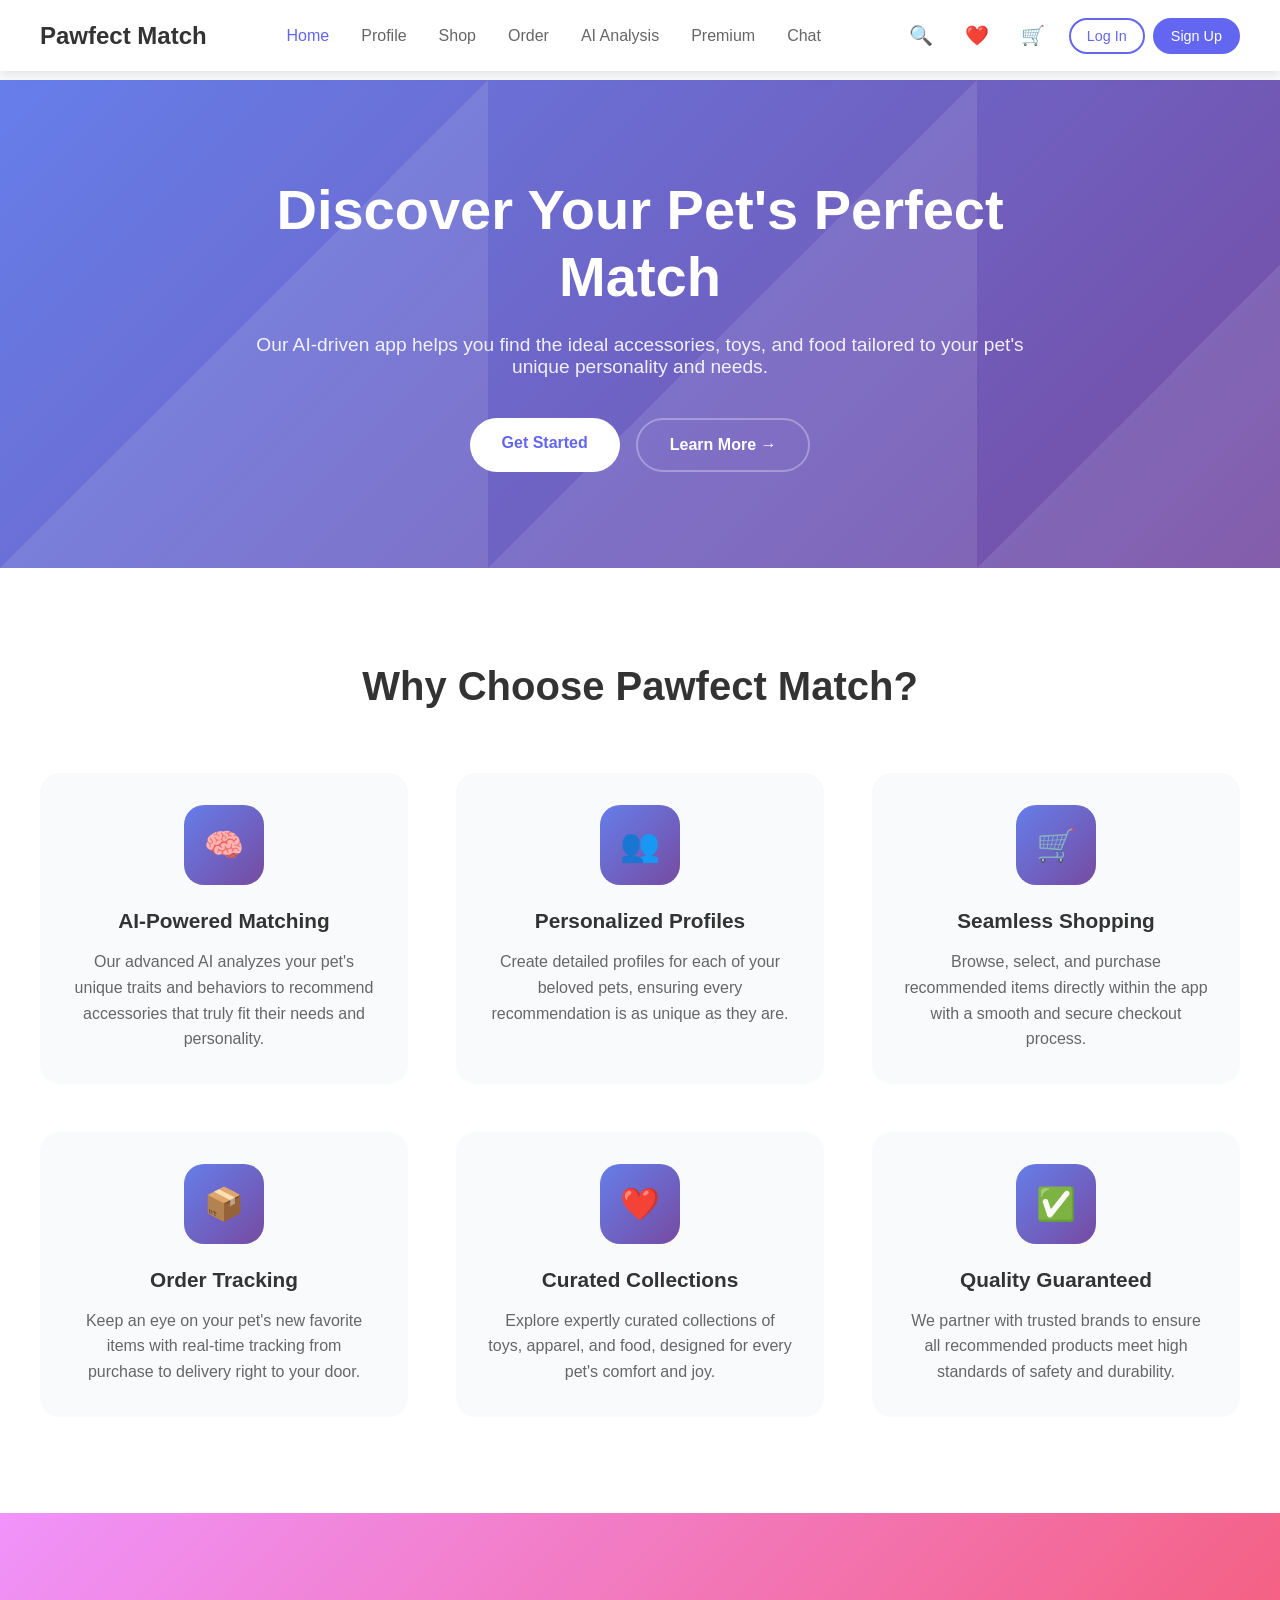
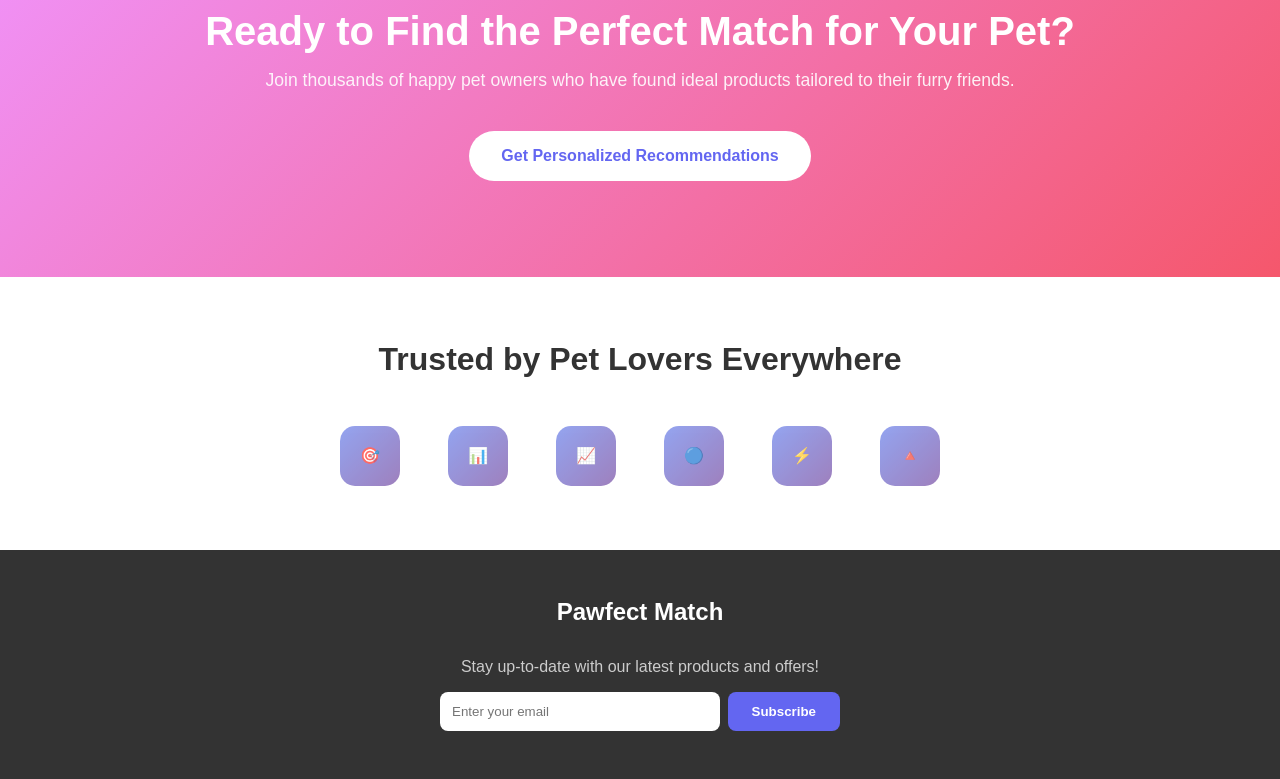
<file: index.html>
<!DOCTYPE html>
<html lang="en">

<head>
    <meta charset="UTF-8" />
    <meta name="viewport" content="width=device-width, initial-scale=1.0" />
    <title>Pawfect Match - Find Your Pet's Perfect Match</title>
    <style>
        * {
            margin: 0;
            padding: 0;
            box-sizing: border-box
        }

        body {
            font-family: 'Segoe UI', Tahoma, Geneva, Verdana, sans-serif;
            background: #f8f9fa;
            min-height: 100vh
        }

        /* ---- Helpers ---- */
        .hidden {
            display: none !important
        }

        .with-navbar {
            margin-top: 80px
        }

        .btn {
            border: 2px solid transparent;
            border-radius: 12px;
            padding: .8rem 1rem;
            font-weight: 700;
            cursor: pointer
        }

        .btn-outline {
            border-color: #e5e7eb;
            background: #fff
        }

        .btn-primary {
            background: linear-gradient(135deg, #6366f1, #8b5cf6);
            color: #fff
        }

        .hint {
            color: #6b7280;
            font-size: .85rem
        }

        /* ---- Navigation ---- */
        .navbar {
            background: #fff;
            box-shadow: 0 2px 10px rgba(0, 0, 0, .1);
            padding: 1rem 2rem;
            position: fixed;
            top: 0;
            left: 0;
            right: 0;
            z-index: 100
        }

        .nav-content {
            display: flex;
            justify-content: space-between;
            align-items: center;
            max-width: 1200px;
            margin: 0 auto
        }

        .logo {
            font-size: 1.5rem;
            font-weight: bold;
            color: #333
        }

        .nav-links {
            display: flex;
            gap: 2rem;
            list-style: none
        }

        .nav-links a {
            text-decoration: none;
            color: #666;
            font-weight: 500;
            transition: color .3s ease
        }

        .nav-links a:hover,
        .nav-links a.active {
            color: #6366f1
        }

        .nav-right {
            display: flex;
            gap: 1rem;
            align-items: center
        }

        .icon-btn {
            background: none;
            border: none;
            font-size: 1.2rem;
            cursor: pointer;
            padding: .5rem;
            border-radius: 50%;
            transition: background .3s ease;
            color: #666;
            text-decoration: none
        }

        .icon-btn:hover {
            background: #f1f5f9;
            color: #6366f1
        }

        .auth-buttons {
            display: flex;
            gap: .5rem;
            align-items: center
        }

        .btn-login {
            padding: .5rem 1rem;
            background: transparent;
            color: #6366f1;
            border: 2px solid #6366f1;
            border-radius: 25px;
            text-decoration: none;
            font-weight: 500;
            font-size: .9rem;
            transition: .2s
        }

        .btn-login:hover {
            background: #6366f1;
            color: #fff
        }

        .btn-signup {
            padding: .5rem 1rem;
            background: #6366f1;
            color: #fff;
            border: 2px solid #6366f1;
            border-radius: 25px;
            text-decoration: none;
            font-weight: 500;
            font-size: .9rem;
            transition: .2s
        }

        .btn-signup:hover {
            background: #5855eb;
            border-color: #5855eb;
            transform: translateY(-1px)
        }

        /* ---- Main Content ---- */
        .main-content {
            /* kept for compatibility */
        }

        /* ---- Hero ---- */
        .hero {
            background: linear-gradient(135deg, #667eea 0%, #764ba2 100%);
            color: #fff;
            text-align: center;
            padding: 6rem 2rem;
            position: relative;
            overflow: hidden
        }

        .hero::before {
            content: '';
            position: absolute;
            inset: 0;
            background: url('data:image/svg+xml,<svg xmlns="http://www.w3.org/2000/svg" viewBox="0 0 1000 1000"><polygon fill="rgba(255,255,255,0.1)" points="0,1000 1000,0 1000,1000"/></svg>')
        }

        .hero-content {
            position: relative;
            z-index: 2;
            max-width: 800px;
            margin: 0 auto
        }

        .hero h1 {
            font-size: 3.5rem;
            font-weight: bold;
            margin-bottom: 1.5rem;
            line-height: 1.2
        }

        .hero p {
            font-size: 1.2rem;
            margin-bottom: 2.5rem;
            opacity: .9
        }

        .hero-buttons {
            display: flex;
            gap: 1rem;
            justify-content: center;
            flex-wrap: wrap
        }

        .btn-hero {
            padding: 1rem 2rem;
            border-radius: 50px;
            font-weight: 600;
            text-decoration: none;
            transition: .3s;
            display: inline-block
        }

        .btn-hero-primary {
            background: #fff;
            color: #6366f1
        }

        .btn-hero-primary:hover {
            transform: translateY(-2px);
            box-shadow: 0 10px 25px rgba(0, 0, 0, .2)
        }

        .btn-hero-secondary {
            background: transparent;
            color: #fff;
            border: 2px solid rgba(255, 255, 255, .3)
        }

        .btn-hero-secondary:hover {
            background: rgba(255, 255, 255, .1);
            border-color: #fff
        }

        /* ---- Features ---- */
        .features {
            padding: 6rem 2rem;
            background: #fff
        }

        .container {
            max-width: 1200px;
            margin: 0 auto
        }

        .section-title {
            text-align: center;
            font-size: 2.5rem;
            font-weight: bold;
            color: #333;
            margin-bottom: 4rem
        }

        .features-grid {
            display: grid;
            grid-template-columns: repeat(auto-fit, minmax(300px, 1fr));
            gap: 3rem
        }

        .feature-card {
            text-align: center;
            padding: 2rem;
            background: #f8fafc;
            border-radius: 20px;
            transition: transform .3s, box-shadow .3s
        }

        .feature-card:hover {
            transform: translateY(-5px);
            box-shadow: 0 15px 35px rgba(0, 0, 0, .1)
        }

        .feature-icon {
            width: 80px;
            height: 80px;
            background: linear-gradient(135deg, #667eea, #764ba2);
            border-radius: 20px;
            display: flex;
            align-items: center;
            justify-content: center;
            margin: 0 auto 1.5rem;
            font-size: 2rem;
            color: #fff
        }

        .feature-card h3 {
            font-size: 1.3rem;
            font-weight: bold;
            color: #333;
            margin-bottom: 1rem
        }

        .feature-card p {
            color: #666;
            line-height: 1.6
        }

        /* ---- CTA & Trust ---- */
        .cta {
            background: linear-gradient(135deg, #f093fb 0%, #f5576c 100%);
            color: #fff;
            text-align: center;
            padding: 6rem 2rem
        }

        .cta h2 {
            font-size: 2.5rem;
            font-weight: bold;
            margin-bottom: 1rem
        }

        .cta p {
            font-size: 1.1rem;
            margin-bottom: 2.5rem;
            opacity: .9
        }

        .trust {
            background: #fff;
            padding: 4rem 2rem;
            text-align: center
        }

        .trust h2 {
            font-size: 2rem;
            color: #333;
            margin-bottom: 3rem
        }

        .trust-logos {
            display: flex;
            justify-content: center;
            align-items: center;
            flex-wrap: wrap;
            gap: 3rem
        }

        .trust-logo {
            width: 60px;
            height: 60px;
            background: linear-gradient(135deg, #667eea, #764ba2);
            border-radius: 15px;
            display: flex;
            align-items: center;
            justify-content: center;
            opacity: .7;
            transition: opacity .3s
        }

        .trust-logo:hover {
            opacity: 1
        }

        /* ---- Footer ---- */
        .footer {
            background: #333;
            color: #fff;
            text-align: center;
            padding: 3rem 2rem
        }

        .footer-brand {
            font-size: 1.5rem;
            font-weight: bold;
            margin-bottom: 1rem
        }

        .newsletter {
            max-width: 400px;
            margin: 2rem auto 0
        }

        .newsletter p {
            margin-bottom: 1rem;
            color: #ccc
        }

        .newsletter-form {
            display: flex;
            gap: .5rem
        }

        .newsletter-form input {
            flex: 1;
            padding: .75rem;
            border: none;
            border-radius: 8px
        }

        .newsletter-form button {
            padding: .75rem 1.5rem;
            background: #6366f1;
            color: #fff;
            border: none;
            border-radius: 8px;
            cursor: pointer;
            font-weight: 600
        }

        /* ---- Mobile menu ---- */
        .mobile-menu-btn {
            display: none;
            background: none;
            border: none;
            font-size: 1.5rem;
            cursor: pointer;
            color: #333
        }

        .mobile-menu {
            display: none;
            position: absolute;
            top: 100%;
            left: 0;
            right: 0;
            background: #fff;
            box-shadow: 0 4px 12px rgba(0, 0, 0, .1);
            z-index: 1000
        }

        .mobile-menu.active {
            display: block
        }

        .mobile-nav-links {
            display: flex;
            flex-direction: column;
            padding: 1rem 0
        }

        .mobile-nav-links a {
            padding: 1rem 2rem;
            text-decoration: none;
            color: #666;
            font-weight: 500;
            transition: background .3s
        }

        .mobile-nav-links a:hover {
            background: #f8fafc;
            color: #6366f1
        }

        .mobile-auth-buttons {
            padding: 1rem 2rem;
            display: flex;
            gap: 1rem;
            flex-direction: column
        }

        /* ---- User chip ---- */
        .user-dropdown {
            position: relative;
            margin-left: .5rem
        }

        .user-btn {
            display: inline-flex;
            align-items: center;
            gap: .5rem;
            padding: .5rem .75rem;
            border: 1px solid #e5e7eb;
            border-radius: 999px;
            background: #fff;
            cursor: pointer;
            font-weight: 500
        }

        .user-btn .avatar {
            width: 28px;
            height: 28px;
            border-radius: 50%;
            display: inline-flex;
            align-items: center;
            justify-content: center;
            background: #6366f1;
            color: #fff;
            font-size: .9rem;
            user-select: none;
            background-size: cover;
            background-position: center
        }

        .user-btn .user-name {
            max-width: 120px;
            white-space: nowrap;
            overflow: hidden;
            text-overflow: ellipsis
        }

        .user-btn .caret {
            opacity: .7
        }

        .user-menu {
            position: absolute;
            right: 0;
            top: calc(100% + .5rem);
            background: #fff;
            border: 1px solid #e5e7eb;
            border-radius: 12px;
            box-shadow: 0 10px 25px rgba(0, 0, 0, .08);
            min-width: 160px;
            padding: .5rem
        }

        .user-menu a {
            display: block;
            padding: .6rem .8rem;
            border-radius: 8px;
            color: #111;
            text-decoration: none
        }

        .user-menu a:hover {
            background: #f8fafc
        }

        /* ---- Pet Profile card layout ---- */
        .pp-card {
            background: #fff;
            border-radius: 20px;
            box-shadow: 0 18px 38px rgba(0, 0, 0, .12);
            overflow: hidden
        }

        .pp-head {
            display: flex;
            align-items: center;
            justify-content: space-between;
            padding: 16px 20px;
            border-bottom: 1px solid #eef2f7
        }

        .pp-title {
            font-weight: 700
        }

        .pp-section {
            padding: 20px;
            border-top: 1px solid #f1f5f9
        }

        .pp-grid-2 {
            display: grid;
            grid-template-columns: 1fr 1fr;
            gap: 12px
        }

        .pp-grid-3 {
            display: grid;
            grid-template-columns: repeat(3, 1fr);
            gap: 12px
        }

        .pp-avatar {
            width: 120px;
            height: 120px;
            border-radius: 16px;
            background: #eef2ff;
            background-size: cover;
            background-position: center;
            display: flex;
            align-items: center;
            justify-content: center;
            font-size: 3rem
        }

        @media (max-width:768px) {
            .nav-links {
                display: none
            }

            .auth-buttons {
                display: none
            }

            .mobile-menu-btn {
                display: block
            }

            .hero h1 {
                font-size: 2.5rem
            }

            .hero-buttons {
                flex-direction: column;
                align-items: center
            }

            .features-grid {
                grid-template-columns: 1fr
            }

            .trust-logos {
                gap: 2rem
            }

            .newsletter-form {
                flex-direction: column
            }

            .navbar {
                position: relative
            }

            .pp-grid-2,
            .pp-grid-3 {
                grid-template-columns: 1fr
            }
        }
    </style>
</head>

<body>
    <!-- Navbar -->
    <nav class="navbar">
        <div class="nav-content">
            <div class="logo">Pawfect Match</div>

            <ul class="nav-links">
                <li><a href="#home" class="active">Home</a></li>
                <li><a href="#pet-profile" id="goPetProfile">Profile</a></li>
                <li><a href="#">Shop</a></li>
                <li><a href="#">Order</a></li>
                <li><a href="#">AI Analysis</a></li>
                <li><a href="#">Premium</a></li>
                <li><a href="#">Chat</a></li>
            </ul>

            <div class="nav-right">
                <a href="#" class="icon-btn">🔍</a>
                <a href="#" class="icon-btn">❤️</a>
                <a href="#" class="icon-btn">🛒</a>

                <div class="auth-buttons">
                    <a href="login.html" class="btn-login">Log In</a>
                    <a href="signup.html" class="btn-signup">Sign Up</a>
                </div>
            </div>

            <button class="mobile-menu-btn" onclick="toggleMobileMenu()">☰</button>
        </div>

        <div class="mobile-menu" id="mobileMenu">
            <div class="mobile-nav-links">
                <a href="#home" class="active">Home</a>
                <a href="#pet-profile" id="goPetProfileMobile">Profile</a>
                <a href="#">Shop</a>
                <a href="#">Order</a>
                <a href="#">AI Analysis</a>
                <a href="#">Premium</a>
                <a href="#">Chat</a>
            </div>
            <div class="mobile-auth-buttons">
                <a href="login.html" class="btn-login">Log In</a>
                <a href="signup.html" class="btn-signup">Sign Up</a>
            </div>
        </div>
    </nav>

    <!-- HOME PAGE -->
    <main id="homePage" class="with-navbar">
        <section id="home" class="hero">
            <div class="hero-content">
                <h1>Discover Your Pet's Perfect Match</h1>
                <p>Our AI-driven app helps you find the ideal accessories, toys, and food tailored to your pet's unique
                    personality and needs.</p>
                <div class="hero-buttons">
                    <a href="signup.html" class="btn-hero btn-hero-primary">Get Started</a>
                    <a href="#features" class="btn-hero btn-hero-secondary">Learn More →</a>
                </div>
            </div>
        </section>

        <section id="features" class="features">
            <div class="container">
                <h2 class="section-title">Why Choose Pawfect Match?</h2>
                <div class="features-grid">
                    <div class="feature-card">
                        <div class="feature-icon">🧠</div>
                        <h3>AI-Powered Matching</h3>
                        <p>Our advanced AI analyzes your pet's unique traits and behaviors to recommend accessories that
                            truly fit their needs and personality.</p>
                    </div>
                    <div class="feature-card">
                        <div class="feature-icon">👥</div>
                        <h3>Personalized Profiles</h3>
                        <p>Create detailed profiles for each of your beloved pets, ensuring every recommendation is as
                            unique as they are.</p>
                    </div>
                    <div class="feature-card">
                        <div class="feature-icon">🛒</div>
                        <h3>Seamless Shopping</h3>
                        <p>Browse, select, and purchase recommended items directly within the app with a smooth and
                            secure checkout process.</p>
                    </div>
                    <div class="feature-card">
                        <div class="feature-icon">📦</div>
                        <h3>Order Tracking</h3>
                        <p>Keep an eye on your pet's new favorite items with real-time tracking from purchase to
                            delivery right to your door.</p>
                    </div>
                    <div class="feature-card">
                        <div class="feature-icon">❤️</div>
                        <h3>Curated Collections</h3>
                        <p>Explore expertly curated collections of toys, apparel, and food, designed for every pet's
                            comfort and joy.</p>
                    </div>
                    <div class="feature-card">
                        <div class="feature-icon">✅</div>
                        <h3>Quality Guaranteed</h3>
                        <p>We partner with trusted brands to ensure all recommended products meet high standards of
                            safety and durability.</p>
                    </div>
                </div>
            </div>
        </section>

        <section class="cta">
            <div class="container">
                <h2>Ready to Find the Perfect Match for Your Pet?</h2>
                <p>Join thousands of happy pet owners who have found ideal products tailored to their furry friends.</p>
                <a href="signup.html" class="btn-hero btn-hero-primary">Get Personalized Recommendations</a>
            </div>
        </section>

        <section class="trust">
            <div class="container">
                <h2>Trusted by Pet Lovers Everywhere</h2>
                <div class="trust-logos">
                    <div class="trust-logo">🎯</div>
                    <div class="trust-logo">📊</div>
                    <div class="trust-logo">📈</div>
                    <div class="trust-logo">🔵</div>
                    <div class="trust-logo">⚡</div>
                    <div class="trust-logo">🔺</div>
                </div>
            </div>
        </section>
    </main>

    <!-- PET PROFILE PAGE (SPA) -->
    <section id="petProfilePage" class="with-navbar hidden" style="max-width:1200px;margin:0 auto 48px;padding:0 16px">
        <div class="pp-card">
            <div class="pp-head">
                <div class="pp-title">Create Your Pet's Profile</div>
                <a href="#home" class="btn btn-outline">← Back to Home</a>
            </div>

            <!-- Avatar -->
            <div class="pp-section" style="display:flex;gap:16px;align-items:center;flex-wrap:wrap">
                <div id="petAvatar" class="pp-avatar">🐾</div>
                <div>
                    <input id="petPhotoInput" type="file" accept="image/*" hidden>
                    <button id="choosePetPhoto" class="btn btn-outline" type="button">Choose photo</button>
                    <button id="uploadPetPhoto" class="btn btn-primary" type="button">Upload</button>
                    <div id="petPhotoMsg" class="hint">PNG/JPG &lt; 5MB.</div>
                </div>
            </div>

            <div id="petTopMsg" class="pp-section" style="padding-top:0;border-top:none"></div>

            <!-- Form -->
            <form id="petForm" class="pp-section" novalidate>
                <h3 style="margin:0 0 10px">Basic Information</h3>
                <div class="pp-grid-2">
                    <div>
                        <label>Pet Name *</label>
                        <input id="petName" required placeholder="Buddy">
                        <div id="petNameError" class="hint" style="color:#ef4444"></div>
                    </div>
                    <div>
                        <label>Species *</label>
                        <select id="species" required>
                            <option value="">Select species</option>
                            <option value="dog">Dog</option>
                            <option value="cat">Cat</option>
                        </select>
                        <div id="speciesError" class="hint" style="color:#ef4444"></div>
                    </div>
                </div>

                <div class="pp-grid-3" style="margin-top:12px">
                    <div>
                        <label>Breed</label>
                        <input id="breed" placeholder="e.g., Golden Retriever">
                    </div>
                    <div>
                        <label>Age (years)</label>
                        <input id="ageYears" type="number" min="0" step="0.1">
                    </div>
                    <div>
                        <label>Weight (kg)</label>
                        <input id="weightKg" type="number" min="0" step="0.1">
                    </div>
                </div>

                <h3 style="margin:16px 0 10px">Physical Traits</h3>
                <div class="pp-grid-3">
                    <div>
                        <label>Size *</label>
                        <select id="size" required>
                            <option value="">Select size</option>
                            <option value="small">Small</option>
                            <option value="medium">Medium</option>
                            <option value="large">Large</option>
                            <option value="xlarge">Extra Large</option>
                        </select>
                        <div id="sizeError" class="hint" style="color:#ef4444"></div>
                    </div>
                    <div>
                        <label>Coat Type</label>
                        <select id="coatType">
                            <option value="">Select coat type</option>
                            <option value="short">Short</option>
                            <option value="medium">Medium</option>
                            <option value="long">Long</option>
                            <option value="curly">Curly/Wavy</option>
                        </select>
                    </div>
                    <div>
                        <label>Coat Color</label>
                        <input id="coatColor" placeholder="e.g., Brown">
                    </div>
                </div>

                <div class="pp-grid-3" style="margin-top:12px">
                    <div><label>Neck Girth (cm)</label><input id="neckGirth" type="number" min="0" step="0.1"></div>
                    <div><label>Back Length (cm)</label><input id="backLength" type="number" min="0" step="0.1"></div>
                    <div><label>Chest Girth (cm)</label><input id="chestGirth" type="number" min="0" step="0.1"></div>
                </div>

                <h3 style="margin:16px 0 10px">Dietary & Notes</h3>
                <div class="pp-grid-2">
                    <div><label>Allergies</label><input id="allergies" placeholder="e.g., chicken, wheat"></div>
                    <div><label>Diet Notes</label><input id="dietNotes" placeholder="Any special requirements"></div>
                </div>
                <div style="margin-top:12px">
                    <label>Additional Notes</label>
                    <textarea id="notes" style="width:100%;min-height:90px"></textarea>
                </div>

                <div style="display:flex;gap:.6rem;justify-content:flex-end;margin-top:16px">
                    <button id="petReset" type="button" class="btn btn-outline">Reset</button>
                    <button id="petSave" type="submit" class="btn btn-primary">Save</button>
                </div>
            </form>
        </div>
    </section>

    <!-- Footer -->
    <footer class="footer">
        <div class="container">
            <div class="footer-brand">Pawfect Match</div>
            <div class="newsletter">
                <p>Stay up-to-date with our latest products and offers!</p>
                <form class="newsletter-form" onsubmit="handleNewsletterSubscription(event)">
                    <input type="email" placeholder="Enter your email" required>
                    <button type="submit">Subscribe</button>
                </form>
            </div>
        </div>
    </footer>

    <script>
        // ------- Mobile menu toggle -------
        function toggleMobileMenu() { const m = document.getElementById('mobileMenu'); m.classList.toggle('active'); }
        document.addEventListener('click', function (e) {
            const m = document.getElementById('mobileMenu'); const b = document.querySelector('.mobile-menu-btn');
            if (!m) return; if (!m.contains(e.target) && !b.contains(e.target)) m.classList.remove('active');
        });

        // ------- Smooth scroll for in-page anchors (except #pet-profile router) -------
        document.querySelectorAll('a[href^="#"]').forEach(a => {
            a.addEventListener('click', function (e) {
                const href = this.getAttribute('href');
                if (href === '#pet-profile') { /* router will handle */ return; }
                const target = document.querySelector(href);
                if (target) { e.preventDefault(); target.scrollIntoView({ behavior: 'smooth', block: 'start' }); document.getElementById('mobileMenu').classList.remove('active'); }
            });
        });

        // ------- Hero btn hover -------
        document.addEventListener('DOMContentLoaded', function () {
            document.querySelectorAll('.btn-hero').forEach(btn => {
                btn.addEventListener('mouseenter', function () { this.style.transform = 'translateY(-2px)'; });
                btn.addEventListener('mouseleave', function () { this.style.transform = 'translateY(0)'; });
            });
        });

        // ------- Newsletter -------
        function handleNewsletterSubscription(event) {
            event.preventDefault();
            const email = event.target.querySelector('input[type="email"]').value;
            if (email) {
                const btn = event.target.querySelector('button'); const t = btn.textContent;
                btn.textContent = 'Subscribed!'; btn.style.background = '#10b981';
                setTimeout(() => { btn.textContent = t; btn.style.background = '#6366f1'; event.target.reset(); }, 2000);
                console.log('Newsletter subscription:', email);
            }
        }

        // ------- Navbar glass on scroll -------
        window.addEventListener('scroll', function () {
            const navbar = document.querySelector('.navbar');
            if (window.scrollY > 100) { navbar.style.background = 'rgba(255,255,255,0.95)'; navbar.style.backdropFilter = 'blur(10px)'; }
            else { navbar.style.background = '#fff'; navbar.style.backdropFilter = 'none'; }
        });

        // ================= SPA ROUTER: Home <-> Pet Profile =================
        const home = document.getElementById('homePage');
        const pet = document.getElementById('petProfilePage');
        function showPage(which) {
            if (which === 'pet') { home.classList.add('hidden'); pet.classList.remove('hidden'); if (!window.__petInit) { window.__petInit = true; initPetProfile(); } }
            else { pet.classList.add('hidden'); home.classList.remove('hidden'); }
            const m = document.getElementById('mobileMenu'); if (m) m.classList.remove('active');
            // set active link in navbar
            document.querySelectorAll('.nav-links a').forEach(a => a.classList.remove('active'));
            const sel = which === 'pet' ? 'a[href="#pet-profile"]' : 'a[href="#home"]';
            const act = document.querySelector(sel); if (act) act.classList.add('active');
        }
        function handleHash() { if (location.hash === '#pet-profile') showPage('pet'); else showPage('home'); }
        window.addEventListener('hashchange', handleHash);
        document.addEventListener('DOMContentLoaded', handleHash);

        // ================= PET PROFILE LOGIC (API) =================
        const API_BASE_URL = 'http://localhost:8080/api'; // đổi nếu khác
        function getToken() { return localStorage.getItem('authToken'); }
        async function parseSafe(res) {
            let json = null, text = ''; const ct = (res.headers.get('content-type') || '').toLowerCase();
            if (ct.includes('application/json')) { try { json = await res.json(); } catch { } } else { try { text = await res.text(); } catch { } }
            return { json, text };
        }
        function setTop(msg, type = '') {
            const box = document.getElementById('petTopMsg'); if (!msg) { box.innerHTML = ''; return; }
            const cls = type === 'err' ? 'background:#ef4444;color:#fff' : 'background:#10b981;color:#fff';
            box.innerHTML = `<div style="padding:12px;border-radius:12px;${cls}">${msg}</div>`;
        }

        function initPetProfile() {
            const el = id => document.getElementById(id);
            const avatar = el('petAvatar'), photoInput = el('petPhotoInput'), chooseBtn = el('choosePetPhoto'), uploadBtn = el('uploadPetPhoto'), photoMsg = el('petPhotoMsg');
            const f = {
                petName: el('petName'), species: el('species'), breed: el('breed'),
                ageYears: el('ageYears'), weightKg: el('weightKg'), size: el('size'), coatType: el('coatType'), coatColor: el('coatColor'),
                neckGirth: el('neckGirth'), backLength: el('backLength'), chestGirth: el('chestGirth'), allergies: el('allergies'), dietNotes: el('dietNotes'), notes: el('notes')
            };
            const form = el('petForm'), resetBtn = el('petReset');

            let original = {}, petId = null, pendingPhoto = null;

            function fill(o) {
                Object.entries(f).forEach(([k, input]) => input.value = o[k] ?? '');
                if (o.photo && /^https?:/.test(o.photo)) { avatar.style.backgroundImage = `url('${o.photo}')`; avatar.textContent = ''; }
                else { avatar.style.backgroundImage = 'none'; avatar.textContent = '🐾'; }
            }
            function validate() {
                let ok = true;
                el('petNameError').textContent = f.petName.value.trim().length >= 2 ? '' : 'Name must be at least 2 characters'; ok &= f.petName.value.trim().length >= 2;
                el('speciesError').textContent = f.species.value ? '' : 'Please choose species'; ok &= !!f.species.value;
                el('sizeError').textContent = f.size.value ? '' : 'Please choose size'; ok &= !!f.size.value;
                return !!ok;
            }
            function payload() {
                const n = v => (v === '' ? null : Number(v));
                return {
                    petName: f.petName.value.trim(), species: f.species.value, breed: f.breed.value.trim(),
                    ageYears: n(f.ageYears.value), weightKg: n(f.weightKg.value), size: f.size.value,
                    coatType: f.coatType.value, coatColor: f.coatColor.value.trim(),
                    neckGirth: n(f.neckGirth.value), backLength: n(f.backLength.value), chestGirth: n(f.chestGirth.value),
                    allergies: f.allergies.value.trim(), dietNotes: f.dietNotes.value.trim(), notes: f.notes.value.trim()
                };
            }

            // Load first pet (or seed from localStorage.user)
            (async function load() {
                const token = getToken(); if (!token) { location.href = 'login.html'; return; }
                try {
                    const listRes = await fetch(`${API_BASE_URL}/pets`, { headers: { Authorization: `Bearer ${token}` } }); const { json: list } = await parseSafe(listRes);
                    if (Array.isArray(list) && list[0]) {
                        petId = list[0].id || list[0]._id;
                        const res = await fetch(`${API_BASE_URL}/pets/${petId}`, { headers: { Authorization: `Bearer ${token}` } }); const { json } = await parseSafe(res); original = json || {};
                    } else {
                        const user = JSON.parse(localStorage.getItem('user') || '{}'); original = { petName: user.petName || '', species: user.petType || '', size: user.petSize || '' };
                    }
                } catch { }
                fill(original);
            })();

            // Save
            form.addEventListener('submit', async (e) => {
                e.preventDefault(); setTop('');
                if (!validate()) { setTop('Please fix the errors above.', 'err'); return; }
                const token = getToken(); const body = JSON.stringify(payload());
                try {
                    const res = await fetch(petId ? `${API_BASE_URL}/pets/${petId}` : `${API_BASE_URL}/pets`, {
                        method: petId ? 'PUT' : 'POST', headers: { 'Content-Type': 'application/json', Authorization: `Bearer ${token}` }, body
                    });
                    const { json, text } = await parseSafe(res);
                    if (res.ok) { petId = petId || (json?.id || json?._id || null); original = { ...original, ...(json || payload()) }; setTop('Pet profile saved!'); }
                    else { setTop(json?.message || json?.error || text || 'Save failed', 'err'); }
                } catch { setTop('Connection/CORS error', 'err'); }
            });

            // Reset
            resetBtn.addEventListener('click', () => { fill(original); setTop(''); });

            // Photo upload
            chooseBtn.addEventListener('click', () => photoInput.click());
            photoInput.addEventListener('change', () => {
                const f = photoInput.files?.[0]; if (!f) return;
                if (f.size > 5 * 1024 * 1024) { photoMsg.textContent = 'File too large (>5MB)'; return; }
                pendingPhoto = f; const url = URL.createObjectURL(f); avatar.style.backgroundImage = `url('${url}')`; avatar.textContent = ''; photoMsg.textContent = 'Preview ready. Click "Upload" to save.';
            });
            uploadBtn.addEventListener('click', async () => {
                if (!pendingPhoto) { photoMsg.textContent = 'Please choose a photo first.'; return; }
                if (!petId) { photoMsg.textContent = 'Save profile first, then upload photo.'; return; }
                const fd = new FormData(); fd.append('photo', pendingPhoto); uploadBtn.disabled = true;
                try {
                    const res = await fetch(`${API_BASE_URL}/pets/${petId}/photo`, { method: 'POST', headers: { Authorization: `Bearer ${getToken()}` }, body: fd });
                    const { json, text } = await parseSafe(res); uploadBtn.disabled = false;
                    if (res.ok) { original.photo = json?.photo || json?.url || text || ''; photoMsg.textContent = 'Photo updated!'; }
                    else { photoMsg.textContent = json?.message || json?.error || text || 'Upload failed'; }
                } catch { uploadBtn.disabled = false; photoMsg.textContent = 'Network/CORS error.'; }
            });
        }
    </script>

    <script src="js/main.js"></script>
</body>

</html>
</file>
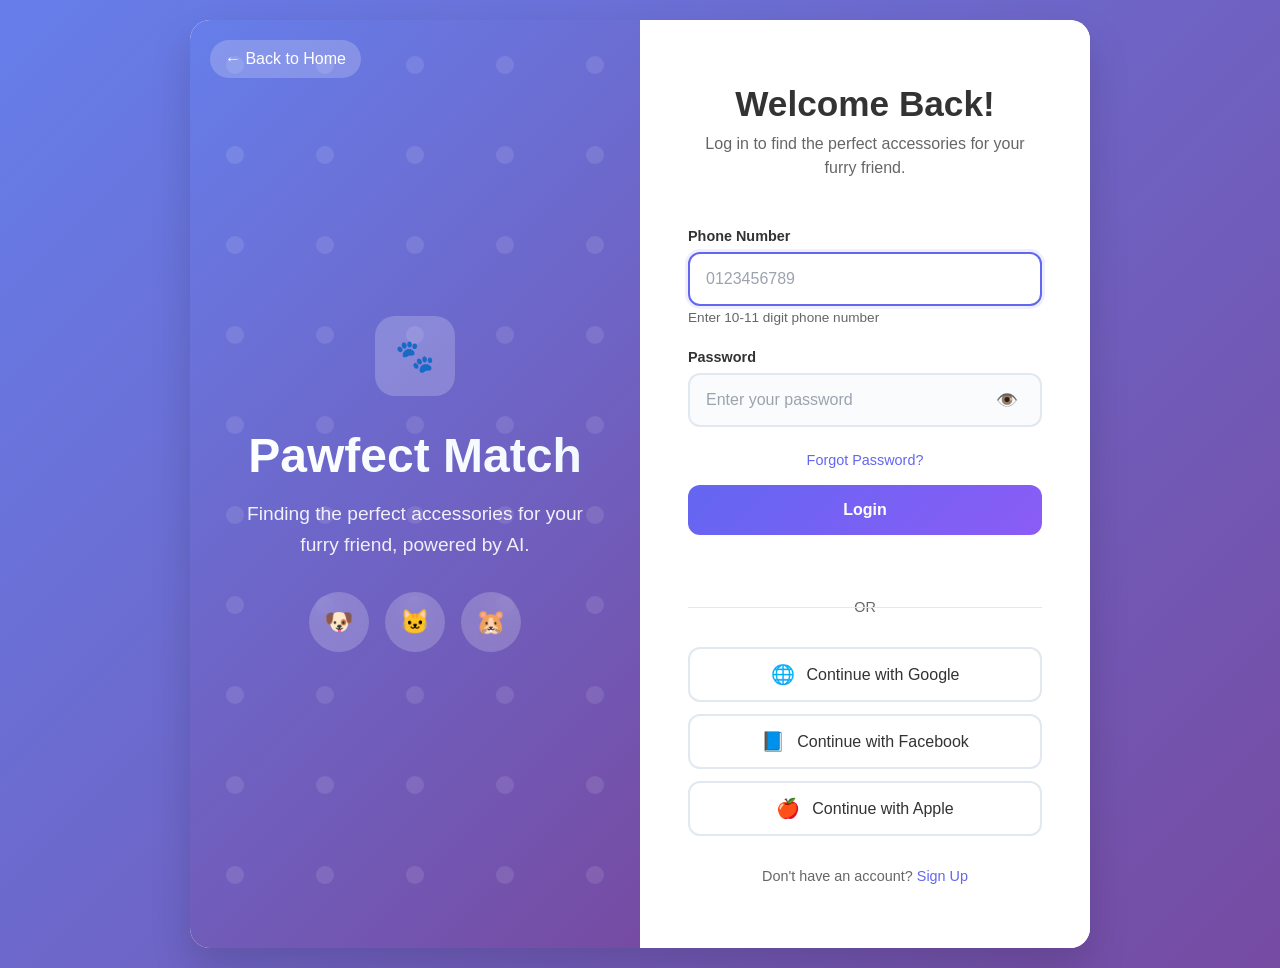
<file: login.html>
<!DOCTYPE html>
<html lang="en">

<head>
    <meta charset="UTF-8" />
    <meta name="viewport" content="width=device-width, initial-scale=1.0" />
    <title>Login - Pawfect Match</title>
    <style>
        /* GIỮ NGUYÊN TOÀN BỘ CSS GỐC CỦA BẠN */
        * {
            margin: 0;
            padding: 0;
            box-sizing: border-box
        }

        body {
            font-family: 'Segoe UI', Tahoma, Geneva, Verdana, sans-serif;
            background: linear-gradient(135deg, #667eea 0%, #764ba2 100%);
            min-height: 100vh;
            display: flex;
            align-items: center;
            justify-content: center;
            padding: 20px
        }

        .login-container {
            background: white;
            border-radius: 20px;
            overflow: hidden;
            width: 100%;
            max-width: 900px;
            min-height: 600px;
            display: flex;
            box-shadow: 0 20px 40px rgba(0, 0, 0, .15);
            position: relative
        }

        .back-button {
            position: absolute;
            top: 20px;
            left: 20px;
            background: rgba(255, 255, 255, .2);
            border: none;
            color: white;
            padding: 10px 15px;
            border-radius: 50px;
            cursor: pointer;
            text-decoration: none;
            display: flex;
            align-items: center;
            gap: 8px;
            font-weight: 500;
            transition: all .3s ease;
            z-index: 10
        }

        .back-button:hover {
            background: rgba(255, 255, 255, .3);
            transform: translateX(-2px)
        }

        .login-left {
            flex: 1;
            background: linear-gradient(135deg, #667eea 0%, #764ba2 100%);
            color: white;
            padding: 4rem 3rem;
            display: flex;
            flex-direction: column;
            justify-content: center;
            position: relative;
            overflow: hidden
        }

        .login-left::before {
            content: '';
            position: absolute;
            inset: 0;
            background: url('data:image/svg+xml,<svg xmlns="http://www.w3.org/2000/svg" viewBox="0 0 100 100"><defs><pattern id="dots" x="0" y="0" width="20" height="20" patternUnits="userSpaceOnUse"><circle cx="10" cy="10" r="2" fill="rgba(255,255,255,0.1)"/></pattern></defs><rect width="100" height="100" fill="url(%23dots)"/></svg>')
        }

        .login-content {
            position: relative;
            z-index: 2;
            text-align: center
        }

        .brand-logo {
            width: 80px;
            height: 80px;
            background: rgba(255, 255, 255, .2);
            border-radius: 20px;
            display: flex;
            align-items: center;
            justify-content: center;
            margin: 0 auto 2rem;
            font-size: 2rem
        }

        .login-title {
            font-size: 3rem;
            font-weight: bold;
            margin-bottom: 1rem;
            background: linear-gradient(45deg, #fff, #f0f8ff);
            background-clip: text;
            -webkit-background-clip: text;
            -webkit-text-fill-color: transparent
        }

        .login-subtitle {
            font-size: 1.2rem;
            opacity: .9;
            line-height: 1.6;
            margin-bottom: 2rem
        }

        .demo-pets {
            display: flex;
            justify-content: center;
            gap: 1rem;
            margin-top: 2rem
        }

        .pet-avatar {
            width: 60px;
            height: 60px;
            background: rgba(255, 255, 255, .2);
            border-radius: 50%;
            display: flex;
            align-items: center;
            justify-content: center;
            font-size: 1.5rem;
            backdrop-filter: blur(10px)
        }

        .login-right {
            flex: 1;
            padding: 4rem 3rem;
            display: flex;
            flex-direction: column;
            justify-content: center;
            background: white
        }

        .form-header {
            text-align: center;
            margin-bottom: 3rem
        }

        .form-title {
            font-size: 2.2rem;
            font-weight: bold;
            color: #333;
            margin-bottom: .5rem
        }

        .form-subtitle {
            color: #666;
            font-size: 1rem;
            line-height: 1.5
        }

        .login-form {
            width: 100%
        }

        .form-group {
            margin-bottom: 1.5rem
        }

        label {
            display: block;
            margin-bottom: .5rem;
            font-weight: 600;
            color: #333;
            font-size: .9rem
        }

        input {
            width: 100%;
            padding: 1rem;
            border: 2px solid #e2e8f0;
            border-radius: 12px;
            font-size: 1rem;
            transition: all .3s ease;
            background: #fafbfc
        }

        input:focus {
            outline: none;
            border-color: #6366f1;
            background: white;
            box-shadow: 0 0 0 3px rgba(99, 102, 241, .1)
        }

        input::placeholder {
            color: #9ca3af
        }

        .password-input {
            position: relative
        }

        .password-toggle {
            position: absolute;
            right: 1rem;
            top: 50%;
            transform: translateY(-50%);
            background: none;
            border: none;
            cursor: pointer;
            color: #666;
            font-size: 1.1rem;
            padding: .5rem
        }

        .login-button {
            width: 100%;
            padding: 1rem;
            background: linear-gradient(135deg, #6366f1, #8b5cf6);
            color: white;
            border: none;
            border-radius: 12px;
            font-weight: 600;
            font-size: 1rem;
            cursor: pointer;
            transition: all .3s ease;
            margin-bottom: 2rem
        }

        .login-button:hover {
            transform: translateY(-2px);
            box-shadow: 0 10px 25px rgba(99, 102, 241, .3)
        }

        .login-button:active {
            transform: translateY(0)
        }

        .divider {
            margin: 2rem 0;
            text-align: center;
            position: relative;
            color: #666;
            font-size: .9rem
        }

        .divider::before {
            content: '';
            position: absolute;
            top: 50%;
            left: 0;
            right: 0;
            height: 1px;
            background: #e2e8f0
        }

        .divider span {
            background: white;
            padding: 0 1.5rem
        }

        .social-buttons {
            display: flex;
            flex-direction: column;
            gap: .75rem
        }

        .social-btn {
            display: flex;
            align-items: center;
            justify-content: center;
            gap: .75rem;
            padding: .875rem;
            border: 2px solid #e2e8f0;
            border-radius: 12px;
            background: white;
            color: #333;
            text-decoration: none;
            font-weight: 500;
            transition: all .3s ease
        }

        .social-btn:hover {
            border-color: #6366f1;
            background: #f8fafc;
            transform: translateY(-1px)
        }

        .social-icon {
            font-size: 1.2rem
        }

        .form-footer {
            text-align: center;
            margin-top: 2rem;
            color: #666;
            font-size: .9rem
        }

        .form-footer a {
            color: #6366f1;
            text-decoration: none;
            font-weight: 500
        }

        .form-footer a:hover {
            text-decoration: underline
        }

        .forgot-password {
            text-align: center;
            margin-bottom: 1rem
        }

        .forgot-password a {
            color: #6366f1;
            text-decoration: none;
            font-size: .9rem
        }

        .forgot-password a:hover {
            text-decoration: underline
        }

        @media (max-width:768px) {
            .login-container {
                flex-direction: column;
                max-height: none;
                min-height: auto
            }

            .login-left {
                padding: 3rem 2rem;
                text-align: center
            }

            .login-title {
                font-size: 2.5rem
            }

            .login-right {
                padding: 3rem 2rem
            }

            .form-title {
                font-size: 1.8rem
            }

            .demo-pets {
                justify-content: center
            }

            .social-buttons {
                flex-direction: column
            }

            .back-button {
                position: fixed;
                top: 20px;
                left: 20px
            }
        }

        @media (max-width:480px) {
            body {
                padding: 10px
            }

            .login-container {
                border-radius: 15px
            }

            .login-left,
            .login-right {
                padding: 2rem 1.5rem
            }

            .login-title {
                font-size: 2rem
            }

            .form-title {
                font-size: 1.5rem
            }
        }

        .login-button.loading {
            background: #9ca3af;
            cursor: not-allowed;
            position: relative
        }

        .login-button.loading::after {
            content: '';
            position: absolute;
            width: 20px;
            height: 20px;
            border: 2px solid transparent;
            border-top: 2px solid white;
            border-radius: 50%;
            animation: spin 1s linear infinite;
            left: 50%;
            top: 50%;
            transform: translate(-50%, -50%)
        }

        @keyframes spin {
            0% {
                transform: translate(-50%, -50%) rotate(0)
            }

            100% {
                transform: translate(-50%, -50%) rotate(360deg)
            }
        }

        .success-message {
            background: #10b981;
            color: white;
            padding: 1rem;
            border-radius: 12px;
            text-align: center;
            margin-bottom: 1rem;
            transform: translateY(-10px);
            opacity: 0;
            animation: slideIn .3s ease forwards
        }

        @keyframes slideIn {
            to {
                opacity: 1;
                transform: translateY(0)
            }
        }

        .error-message {
            background: #ef4444;
            color: white;
            padding: 1rem;
            border-radius: 12px;
            text-align: center;
            margin-bottom: 1rem;
            animation: shake .5s ease
        }

        @keyframes shake {

            0%,
            100% {
                transform: translateX(0)
            }

            25% {
                transform: translateX(-5px)
            }

            75% {
                transform: translateX(5px)
            }
        }
    </style>
</head>

<body>
    <div class="login-container">
        <a href="index.html" class="back-button">← Back to Home</a>

        <div class="login-left">
            <div class="login-content">
                <div class="brand-logo">🐾</div>
                <h1 class="login-title">Pawfect Match</h1>
                <p class="login-subtitle">Finding the perfect accessories for your furry friend, powered by AI.</p>
                <div class="demo-pets">
                    <div class="pet-avatar">🐶</div>
                    <div class="pet-avatar">🐱</div>
                    <div class="pet-avatar">🐹</div>
                </div>
            </div>
        </div>

        <div class="login-right">
            <div class="form-header">
                <h2 class="form-title">Welcome Back!</h2>
                <p class="form-subtitle">Log in to find the perfect accessories for your furry friend.</p>
            </div>

            <form class="login-form" id="loginForm">
                <div class="form-group">
                    <label for="phone">Phone Number</label>
                    <input type="tel" id="phone" name="phone" placeholder="0123456789" pattern="[0-9]{10,11}" required>
                    <small style="color:#666;font-size:.85rem;margin-top:.25rem;display:block;">
                        Enter 10-11 digit phone number
                    </small>
                </div>

                <div class="form-group">
                    <label for="password">Password</label>
                    <div class="password-input">
                        <input type="password" id="password" name="password" placeholder="Enter your password" required>
                        <button type="button" class="password-toggle" id="passwordToggle">👁️</button>
                    </div>
                </div>

                <div class="forgot-password"><a href="#">Forgot Password?</a></div>

                <button type="submit" class="login-button" id="loginButton">Login</button>
            </form>

            <div class="divider"><span>OR</span></div>

            <div class="social-buttons">
                <a href="#" class="social-btn" id="googleLogin"><span class="social-icon">🌐</span>Continue with
                    Google</a>
                <a href="#" class="social-btn" id="facebookLogin"><span class="social-icon">📘</span>Continue with
                    Facebook</a>
                <a href="#" class="social-btn" id="appleLogin"><span class="social-icon">🍎</span>Continue with
                    Apple</a>
            </div>

            <div class="form-footer">Don't have an account? <a href="signup.html">Sign Up</a></div>
        </div>
    </div>

    <script>
        // API Configuration
        const API_BASE_URL = 'http://localhost:8080/api';

        // Password toggle
        document.getElementById('passwordToggle').addEventListener('click', function () {
            const passwordInput = document.getElementById('password');
            if (passwordInput.type === 'password') {
                passwordInput.type = 'text';
                this.textContent = '🙈';
            } else {
                passwordInput.type = 'password';
                this.textContent = '👁️';
            }
        });

        // Submit handler (GIỮ NGUYÊN, body gửi {phone, password})
        document.getElementById('loginForm').addEventListener('submit', async function (e) {
            e.preventDefault();

            const loginButton = document.getElementById('loginButton');
            const phone = document.getElementById('phone').value.trim();
            const password = document.getElementById('password').value;

            if (!phone || !password) {
                showMessage('Please fill in all fields', 'error');
                return;
            }

            // Phone must be 10–11 digits
            if (!/^[0-9]{10,11}$/.test(phone)) {
                showMessage('Phone number must be 10–11 digits', 'error');
                document.getElementById('phone').focus();
                return;
            }

            loginButton.classList.add('loading');
            loginButton.textContent = '';

            try {
                const response = await fetch(`${API_BASE_URL}/login`, {
                    method: 'POST',
                    headers: { 'Content-Type': 'application/json' },
                    body: JSON.stringify({ phone, password })
                });

                const data = await response.json();

                loginButton.classList.remove('loading');
                loginButton.textContent = 'Login';

                if (response.ok) {
                    localStorage.setItem('authToken', data.token);
                    localStorage.setItem('user', JSON.stringify(data.user));
                    showMessage('Login successful! Redirecting...', 'success');
                    setTimeout(() => { window.location.href = 'index.html'; }, 1500);
                } else {
                    // Đổi thông điệp: email -> phone
                    showMessage(data.message || 'Invalid phone or password', 'error');
                }
            } catch (error) {
                console.error('Login error:', error);
                loginButton.classList.remove('loading');
                loginButton.textContent = 'Login';
                showMessage('Invalid phone or password.', 'error');
            }
        });

        // Social placeholders
        document.getElementById('googleLogin').addEventListener('click', e => { e.preventDefault(); showMessage('Google login integration coming soon!', 'info'); });
        document.getElementById('facebookLogin').addEventListener('click', e => { e.preventDefault(); showMessage('Facebook login integration coming soon!', 'info'); });
        document.getElementById('appleLogin').addEventListener('click', e => { e.preventDefault(); showMessage('Apple login integration coming soon!', 'info'); });

        // Show message (GIỮ)
        function showMessage(message, type) {
            document.querySelectorAll('.success-message, .error-message').forEach(msg => msg.remove());
            const messageDiv = document.createElement('div');
            messageDiv.className = type === 'success' ? 'success-message' : 'error-message';
            messageDiv.textContent = message;
            const form = document.getElementById('loginForm');
            form.insertBefore(messageDiv, form.firstChild);
            setTimeout(() => { if (messageDiv.parentNode) messageDiv.remove(); }, 5000);
        }

        // --- THAY EMAIL -> PHONE: validation + focus + enter-to-next ---
        const phoneInput = document.getElementById('phone');

        // Chỉ cho số và highlight nếu không hợp lệ
        phoneInput.addEventListener('input', function () {
            this.value = this.value.replace(/\D/g, ''); // chỉ giữ số
            const valid = /^[0-9]{10,11}$/.test(this.value);
            this.style.borderColor = this.value && !valid ? '#ef4444' : '#e2e8f0';
        });

        // Auto-focus vào phone (thay vì email)
        document.addEventListener('DOMContentLoaded', function () {
            phoneInput.focus();
        });

        // Enter ở phone -> sang password
        phoneInput.addEventListener('keypress', function (e) {
            if (e.key === 'Enter') document.getElementById('password').focus();
        });

        // Password live validation (GIỮ)
        document.getElementById('password').addEventListener('input', function () {
            this.style.borderColor = this.value && this.value.length < 6 ? '#ef4444' : '#e2e8f0';
        });
    </script>
</body>

</html>
</file>
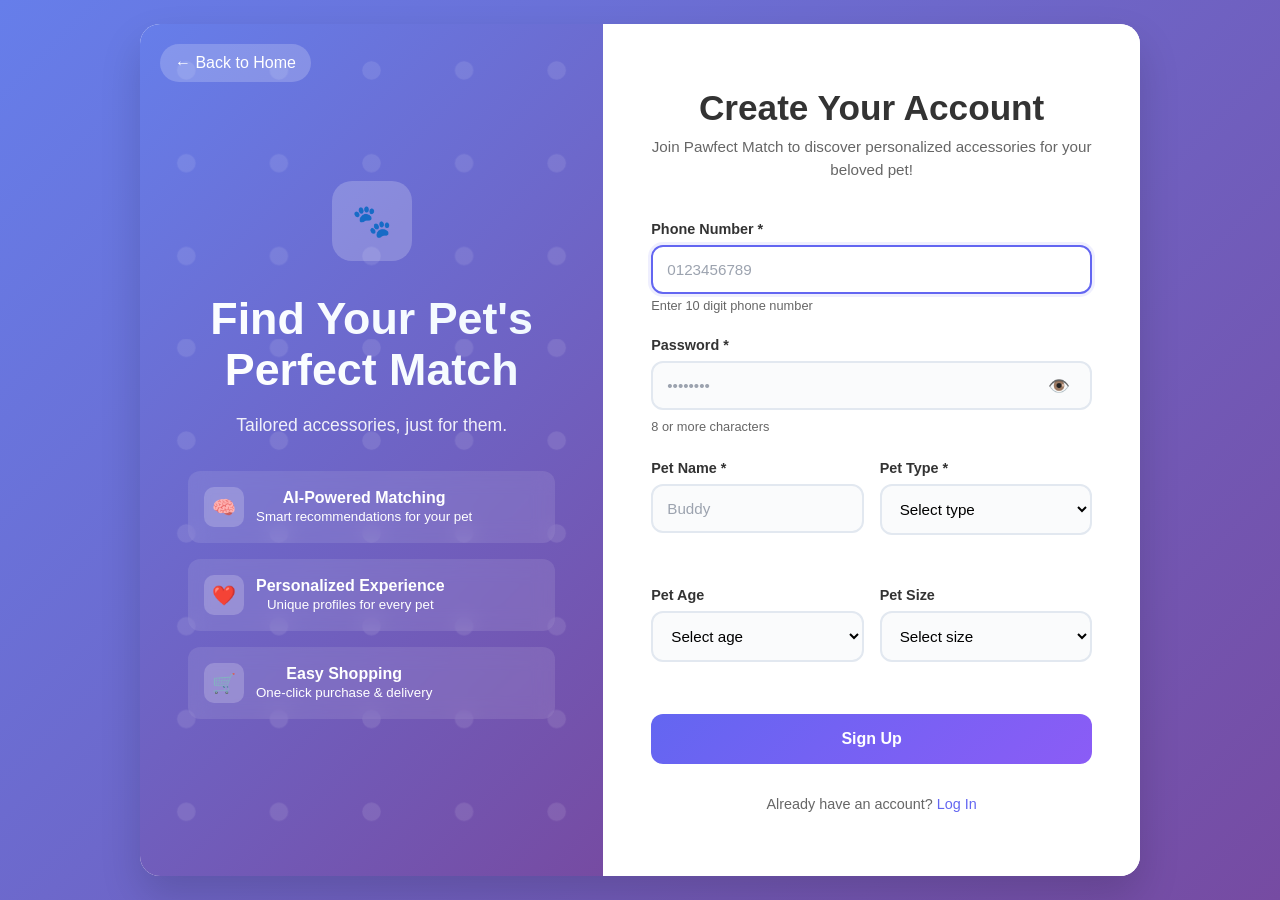
<file: signup.html>
<!DOCTYPE html>
<html lang="en">

<head>
    <meta charset="UTF-8">
    <meta name="viewport" content="width=device-width, initial-scale=1.0">
    <title>Sign Up - Pawfect Match</title>
    <style>
        * {
            margin: 0;
            padding: 0;
            box-sizing: border-box;
        }

        body {
            font-family: 'Segoe UI', Tahoma, Geneva, Verdana, sans-serif;
            background: linear-gradient(135deg, #667eea 0%, #764ba2 100%);
            min-height: 100vh;
            display: flex;
            align-items: center;
            justify-content: center;
            padding: 20px;
        }

        .signup-container {
            background: white;
            border-radius: 20px;
            overflow: hidden;
            width: 100%;
            max-width: 1000px;
            min-height: 700px;
            display: flex;
            box-shadow: 0 20px 40px rgba(0, 0, 0, 0.15);
            position: relative;
        }

        .back-button {
            position: absolute;
            top: 20px;
            left: 20px;
            background: rgba(255, 255, 255, 0.2);
            border: none;
            color: white;
            padding: 10px 15px;
            border-radius: 50px;
            cursor: pointer;
            text-decoration: none;
            display: flex;
            align-items: center;
            gap: 8px;
            font-weight: 500;
            transition: all 0.3s ease;
            z-index: 10;
        }

        .back-button:hover {
            background: rgba(255, 255, 255, 0.3);
            transform: translateX(-2px);
        }

        .signup-left {
            flex: 1;
            background: linear-gradient(135deg, #667eea 0%, #764ba2 100%);
            color: white;
            padding: 4rem 3rem;
            display: flex;
            flex-direction: column;
            justify-content: center;
            position: relative;
            overflow: hidden;
        }

        .signup-left::before {
            content: '';
            position: absolute;
            top: 0;
            left: 0;
            right: 0;
            bottom: 0;
            background: url('data:image/svg+xml,<svg xmlns="http://www.w3.org/2000/svg" viewBox="0 0 100 100"><defs><pattern id="dots" x="0" y="0" width="20" height="20" patternUnits="userSpaceOnUse"><circle cx="10" cy="10" r="2" fill="rgba(255,255,255,0.1)"/></pattern></defs><rect width="100" height="100" fill="url(%23dots)"/></svg>');
        }

        .signup-content {
            position: relative;
            z-index: 2;
            text-align: center;
        }

        .brand-logo {
            width: 80px;
            height: 80px;
            background: rgba(255, 255, 255, 0.2);
            border-radius: 20px;
            display: flex;
            align-items: center;
            justify-content: center;
            margin: 0 auto 2rem;
            font-size: 2rem;
        }

        .signup-title {
            font-size: 2.8rem;
            font-weight: bold;
            margin-bottom: 1rem;
            background: linear-gradient(45deg, #fff, #f0f8ff);
            background-clip: text;
            -webkit-background-clip: text;
            -webkit-text-fill-color: transparent;
        }

        .signup-subtitle {
            font-size: 1.1rem;
            opacity: 0.9;
            line-height: 1.6;
            margin-bottom: 2rem;
        }

        .demo-features {
            display: flex;
            flex-direction: column;
            gap: 1rem;
            margin-top: 2rem;
        }

        .feature-item {
            display: flex;
            align-items: center;
            gap: 0.75rem;
            background: rgba(255, 255, 255, 0.1);
            padding: 1rem;
            border-radius: 12px;
            backdrop-filter: blur(10px);
        }

        .feature-icon {
            width: 40px;
            height: 40px;
            background: rgba(255, 255, 255, 0.2);
            border-radius: 10px;
            display: flex;
            align-items: center;
            justify-content: center;
            font-size: 1.2rem;
        }

        .signup-right {
            flex: 1.2;
            padding: 4rem 3rem;
            display: flex;
            flex-direction: column;
            justify-content: center;
            background: white;
            overflow-y: auto;
        }

        .form-header {
            text-align: center;
            margin-bottom: 2.5rem;
        }

        .form-title {
            font-size: 2.2rem;
            font-weight: bold;
            color: #333;
            margin-bottom: 0.5rem;
        }

        .form-subtitle {
            color: #666;
            font-size: 0.95rem;
            line-height: 1.5;
        }

        .signup-form {
            width: 100%;
        }

        .form-row {
            display: flex;
            gap: 1rem;
            margin-bottom: 1.5rem;
        }

        .form-group {
            flex: 1;
            margin-bottom: 1.5rem;
        }

        .form-group.full-width {
            flex: none;
            width: 100%;
        }

        label {
            display: block;
            margin-bottom: 0.5rem;
            font-weight: 600;
            color: #333;
            font-size: 0.9rem;
        }

        input,
        select {
            width: 100%;
            padding: 0.875rem;
            border: 2px solid #e2e8f0;
            border-radius: 12px;
            font-size: 0.95rem;
            transition: all 0.3s ease;
            background: #fafbfc;
        }

        input:focus,
        select:focus {
            outline: none;
            border-color: #6366f1;
            background: white;
            box-shadow: 0 0 0 3px rgba(99, 102, 241, 0.1);
        }

        input::placeholder {
            color: #9ca3af;
        }

        .password-input {
            position: relative;
        }

        .password-toggle {
            position: absolute;
            right: 0.875rem;
            top: 50%;
            transform: translateY(-50%);
            background: none;
            border: none;
            cursor: pointer;
            color: #666;
            font-size: 1.1rem;
            padding: 0.5rem;
        }

        .password-requirements {
            font-size: 0.8rem;
            color: #666;
            margin-top: 0.5rem;
            line-height: 1.4;
        }

        .signup-button {
            width: 100%;
            padding: 1rem;
            background: linear-gradient(135deg, #6366f1, #8b5cf6);
            color: white;
            border: none;
            border-radius: 12px;
            font-weight: 600;
            font-size: 1rem;
            cursor: pointer;
            transition: all 0.3s ease;
            margin-bottom: 2rem;
        }

        .signup-button:hover {
            transform: translateY(-2px);
            box-shadow: 0 10px 25px rgba(99, 102, 241, 0.3);
        }

        .signup-button:active {
            transform: translateY(0);
        }

        .form-footer {
            text-align: center;
            color: #666;
            font-size: 0.9rem;
        }

        .form-footer a {
            color: #6366f1;
            text-decoration: none;
            font-weight: 500;
        }

        .form-footer a:hover {
            text-decoration: underline;
        }

        /* Responsive Design */
        @media (max-width: 768px) {
            .signup-container {
                flex-direction: column;
                max-height: none;
                min-height: auto;
            }

            .signup-left {
                padding: 3rem 2rem;
                text-align: center;
            }

            .signup-title {
                font-size: 2.2rem;
            }

            .signup-right {
                padding: 3rem 2rem;
            }

            .form-title {
                font-size: 1.8rem;
            }

            .form-row {
                flex-direction: column;
                gap: 0;
            }

            .demo-features {
                margin-top: 1.5rem;
            }

            .back-button {
                position: fixed;
                top: 20px;
                left: 20px;
            }
        }

        @media (max-width: 480px) {
            body {
                padding: 10px;
            }

            .signup-container {
                border-radius: 15px;
            }

            .signup-left,
            .signup-right {
                padding: 2rem 1.5rem;
            }

            .signup-title {
                font-size: 2rem;
            }

            .form-title {
                font-size: 1.5rem;
            }
        }

        /* Loading state */
        .signup-button.loading {
            background: #9ca3af;
            cursor: not-allowed;
            position: relative;
        }

        .signup-button.loading::after {
            content: '';
            position: absolute;
            width: 20px;
            height: 20px;
            border: 2px solid transparent;
            border-top: 2px solid white;
            border-radius: 50%;
            animation: spin 1s linear infinite;
            left: 50%;
            top: 50%;
            transform: translate(-50%, -50%);
        }

        @keyframes spin {
            0% {
                transform: translate(-50%, -50%) rotate(0deg);
            }

            100% {
                transform: translate(-50%, -50%) rotate(360deg);
            }
        }

        /* Success animation */
        .success-message {
            background: #10b981;
            color: white;
            padding: 1rem;
            border-radius: 12px;
            text-align: center;
            margin-bottom: 1rem;
            transform: translateY(-10px);
            opacity: 0;
            animation: slideIn 0.3s ease forwards;
        }

        @keyframes slideIn {
            to {
                opacity: 1;
                transform: translateY(0);
            }
        }

        /* Error animation */
        .error-message {
            background: #ef4444;
            color: white;
            padding: 1rem;
            border-radius: 12px;
            text-align: center;
            margin-bottom: 1rem;
            animation: shake 0.5s ease;
        }

        @keyframes shake {

            0%,
            100% {
                transform: translateX(0);
            }

            25% {
                transform: translateX(-5px);
            }

            75% {
                transform: translateX(5px);
            }
        }

        /* Form validation styles */
        .form-group.error input,
        .form-group.error select {
            border-color: #ef4444;
            background-color: #fef2f2;
        }

        .form-group.success input,
        .form-group.success select {
            border-color: #10b981;
            background-color: #f0fdf4;
        }

        .error-text {
            color: #ef4444;
            font-size: 0.8rem;
            margin-top: 0.25rem;
        }
    </style>
</head>

<body>
    <div class="signup-container">
        <a href="index.html" class="back-button">
            ← Back to Home
        </a>

        <div class="signup-left">
            <div class="signup-content">
                <div class="brand-logo">🐾</div>
                <h1 class="signup-title">Find Your Pet's Perfect Match</h1>
                <p class="signup-subtitle">Tailored accessories, just for them.</p>

                <div class="demo-features">
                    <div class="feature-item">
                        <div class="feature-icon">🧠</div>
                        <div>
                            <strong>AI-Powered Matching</strong><br>
                            <small>Smart recommendations for your pet</small>
                        </div>
                    </div>
                    <div class="feature-item">
                        <div class="feature-icon">❤️</div>
                        <div>
                            <strong>Personalized Experience</strong><br>
                            <small>Unique profiles for every pet</small>
                        </div>
                    </div>
                    <div class="feature-item">
                        <div class="feature-icon">🛒</div>
                        <div>
                            <strong>Easy Shopping</strong><br>
                            <small>One-click purchase & delivery</small>
                        </div>
                    </div>
                </div>
            </div>
        </div>

        <div class="signup-right">
            <div class="form-header">
                <h2 class="form-title">Create Your Account</h2>
                <p class="form-subtitle">Join Pawfect Match to discover personalized accessories for your beloved pet!
                </p>
            </div>

            <form class="signup-form" id="signupForm">
                <div class="form-group full-width">
                    <label for="phone">Phone Number *</label>
                    <input type="tel" id="phone" name="phone" placeholder="0123456789" pattern="[0-9]{10,11}" required>
                    <small style="color: #666; font-size: 0.8rem; margin-top: 0.25rem; display: block;">
                        Enter 10 digit phone number
                    </small>
                    <div class="error-text" id="phoneError"></div>
                </div>

                <div class="form-group full-width">
                    <label for="password">Password *</label>
                    <div class="password-input">
                        <input type="password" id="password" name="password" placeholder="••••••••" required>
                        <button type="button" class="password-toggle" id="passwordToggle">
                            👁️
                        </button>
                    </div>
                    <div class="password-requirements">
                        8 or more characters<br>
                    </div>
                    <div class="error-text" id="passwordError"></div>
                </div>

                <div class="form-row">
                    <div class="form-group">
                        <label for="petName">Pet Name *</label>
                        <input type="text" id="petName" name="petName" placeholder="Buddy" required>
                        <div class="error-text" id="petNameError"></div>
                    </div>

                    <div class="form-group">
                        <label for="petType">Pet Type *</label>
                        <select id="petType" name="petType" required>
                            <option value="">Select type</option>
                            <option value="dog">Dog</option>
                            <option value="cat">Cat</option>

                        </select>
                        <div class="error-text" id="petTypeError"></div>
                    </div>
                </div>

                <div class="form-row">
                    <div class="form-group">
                        <label for="petAge">Pet Age</label>
                        <select id="petAge" name="petAge" required>
                            <option value="">Select age</option>
                            <option value="puppy">Puppy/Kitten (0-1 year)</option>
                            <option value="young">Young (1-3 years)</option>
                            <option value="adult">Adult (3-7 years)</option>
                            <option value="senior">Senior (7+ years)</option>
                        </select>
                        <div class="error-text" id="petAgeError"></div>

                    </div>

                    <div class="form-group">
                        <label for="petSize">Pet Size</label>
                        <select id="petSize" name="petSize" required>
                            <option value="">Select size</option>
                            <option value="small">Small (0-25 lbs)</option>
                            <option value="medium">Medium (25-60 lbs)</option>
                            <option value="large">Large (60-100 lbs)</option>
                            <option value="xlarge">Extra Large (100+ lbs)</option>
                        </select>
                        <div class="error-text" id="petSizeError"></div>

                    </div>
                </div>

                <button type="submit" class="signup-button" id="signupButton">
                    Sign Up
                </button>
            </form>

            <div class="form-footer">
                Already have an account? <a href="login.html">Log In</a>
            </div>
        </div>
    </div>

    <script>
        // API Configuration
        const API_BASE_URL = 'http://localhost:8080/api'; // Thay đổi URL của bạn

        // Password toggle functionality
        document.getElementById('passwordToggle').addEventListener('click', function () {
            const passwordInput = document.getElementById('password');
            const toggleButton = this;

            if (passwordInput.type === 'password') {
                passwordInput.type = 'text';
                toggleButton.textContent = '🙈';
            } else {
                passwordInput.type = 'password';
                toggleButton.textContent = '👁️';
            }
        });

        // Form validation functions
        function validatePhone(phone) {
            const phonePattern = /^[0-9]{10,11}$/;
            return phonePattern.test(phone);
        }

        function validatePassword(password) {
            // At least 8 characters and contains symbol, number, or uppercase
            const minLength = password.length >= 8;
            const hasSpecial = /[!@#$%^&*(),.?":{}|<>0-9A-Z]/.test(password);
            return minLength && hasSpecial;
        }

        function showFieldError(fieldId, message) {
            const field = document.getElementById(fieldId);
            const errorElement = document.getElementById(fieldId + 'Error');
            const formGroup = field.closest('.form-group');

            formGroup.classList.add('error');
            formGroup.classList.remove('success');
            errorElement.textContent = message;
        }

        function showFieldSuccess(fieldId) {
            const field = document.getElementById(fieldId);
            const errorElement = document.getElementById(fieldId + 'Error');
            const formGroup = field.closest('.form-group');

            formGroup.classList.add('success');
            formGroup.classList.remove('error');
            errorElement.textContent = '';
        }

        function clearFieldStatus(fieldId) {
            const field = document.getElementById(fieldId);
            const errorElement = document.getElementById(fieldId + 'Error');
            const formGroup = field.closest('.form-group');

            formGroup.classList.remove('error', 'success');
            errorElement.textContent = '';
        }

        // Real-time validation
        document.getElementById('phone').addEventListener('input', function () {
            const phone = this.value.trim();

            if (!phone) {
                clearFieldStatus('phone');
            } else if (!validatePhone(phone)) {
                showFieldError('phone', 'Please enter a valid 10 digit phone number');
            } else {
                showFieldSuccess('phone');
            }
        });

        document.getElementById('password').addEventListener('input', function () {
            const password = this.value;

            if (!password) {
                clearFieldStatus('password');
            } else if (!validatePassword(password)) {
                showFieldError('password', 'Password must be 8+ characters');
            } else {
                showFieldSuccess('password');
            }
        });

        document.getElementById('petName').addEventListener('input', function () {
            const petName = this.value.trim();

            if (!petName) {
                clearFieldStatus('petName');
            } else if (petName.length < 2) {
                showFieldError('petName', 'Pet name must be at least 2 characters');
            } else {
                showFieldSuccess('petName');
            }
        });

        document.getElementById('petType').addEventListener('change', function () {
            const petType = this.value;

            if (!petType) {
                showFieldError('petType', 'Please select your pet type');
            } else {
                showFieldSuccess('petType');
            }
        });

        // Form submission with API integration
        document.getElementById('signupForm').addEventListener('submit', async function (e) {
            e.preventDefault();

            const signupButton = document.getElementById('signupButton');
            const formData = new FormData(this);
            const data = Object.fromEntries(formData);

            // Validate required fields
            let isValid = true;

            if (!data.phone || !validatePhone(data.phone)) {
                showFieldError('phone', 'Please enter a valid 10 digit phone number');
                isValid = false;
            }

            if (!data.password || !validatePassword(data.password)) {
                showFieldError('password', 'Password must be 8+ characters');
                isValid = false;
            }

            if (!data.petName || data.petName.trim().length < 2) {
                showFieldError('petName', 'Pet name must be at least 2 characters');
                isValid = false;
            }

            if (!data.petType) {
                showFieldError('petType', 'Please select your pet type');
                isValid = false;
            }

            if (!data.petAge) {
                showFieldError('petAge', 'Please select your pet age');
                isValid = false;
            }

            if (!data.petSize) {
                showFieldError('petSize', 'Please select your pet size');
                isValid = false;
            }


            if (!isValid) {
                showMessage('Please fix the errors above and try again.', 'error');
                return;
            }

            // Add loading state
            signupButton.classList.add('loading');
            signupButton.textContent = '';

            try {
                const response = await fetch(`${API_BASE_URL}/register`, {
                    method: 'POST',
                    headers: { 'Content-Type': 'application/json' },
                    body: JSON.stringify({
                        phone: data.phone,
                        password: data.password,
                        petName: data.petName,
                        petType: data.petType,
                        petAge: data.petAge,
                        petSize: data.petSize
                    })
                });

                let resJson = null, resText = '';
                const ct = (response.headers.get('content-type') || '').toLowerCase();
                if (ct.includes('application/json')) {
                    try { resJson = await response.json(); } catch { }
                } else {
                    try { resText = await response.text(); } catch { }
                }

                signupButton.classList.remove('loading');
                signupButton.textContent = 'Sign Up';

                if (response.ok) {
                    showMessage('Account created successfully! Redirecting to login...', 'success');
                    setTimeout(() => { window.location.href = 'login.html'; }, 2000);
                    return;
                }

                // ---- DUPLICATE PHONE (body có thể chỉ là "Duplicate phone!") ----
                const msg = (resJson?.message || resJson?.error || resText || '').toLowerCase();
                if (response.status === 409 || response.status === 400 && msg.includes('duplicate') && msg.includes('phone')) {
                    showFieldError('phone', 'Duplicate phone');
                    showMessage('Duplicate phone', 'error');
                    return;
                }

                // Lỗi khác
                showMessage(resJson?.message || resText || 'Signup failed. Please try again.', 'error');

            } catch (error) {
                console.error('Signup error:', error);
                signupButton.classList.remove('loading');
                signupButton.textContent = 'Sign Up';
                showMessage('Connection/CORS error or invalid server response. Please try again.', 'error');
            }

        });

        // Show message function
        function showMessage(message, type) {
            // Remove existing messages
            const existingMessages = document.querySelectorAll('.success-message, .error-message');
            existingMessages.forEach(msg => msg.remove());

            // Create message element
            const messageDiv = document.createElement('div');
            messageDiv.className = type === 'success' ? 'success-message' : 'error-message';
            messageDiv.textContent = message;

            // Insert message
            const form = document.getElementById('signupForm');
            form.insertBefore(messageDiv, form.firstChild);

            // Auto remove after 5 seconds
            setTimeout(() => {
                if (messageDiv.parentNode) {
                    messageDiv.remove();
                }
            }, 5000);
        }

        // Auto-focus first input
        document.addEventListener('DOMContentLoaded', function () {
            document.getElementById('phone').focus();
        });

        // Tab navigation enhancement
        const inputs = ['phone', 'password', 'petName', 'petType', 'petAge', 'petSize'];

        inputs.forEach((inputId, index) => {
            document.getElementById(inputId).addEventListener('keypress', function (e) {
                if (e.key === 'Enter') {
                    e.preventDefault();
                    const nextIndex = index + 1;
                    if (nextIndex < inputs.length) {
                        document.getElementById(inputs[nextIndex]).focus();
                    } else {
                        document.getElementById('signupButton').focus();
                    }
                }
            });
        });
    </script>
</body>

</html>
</file>
